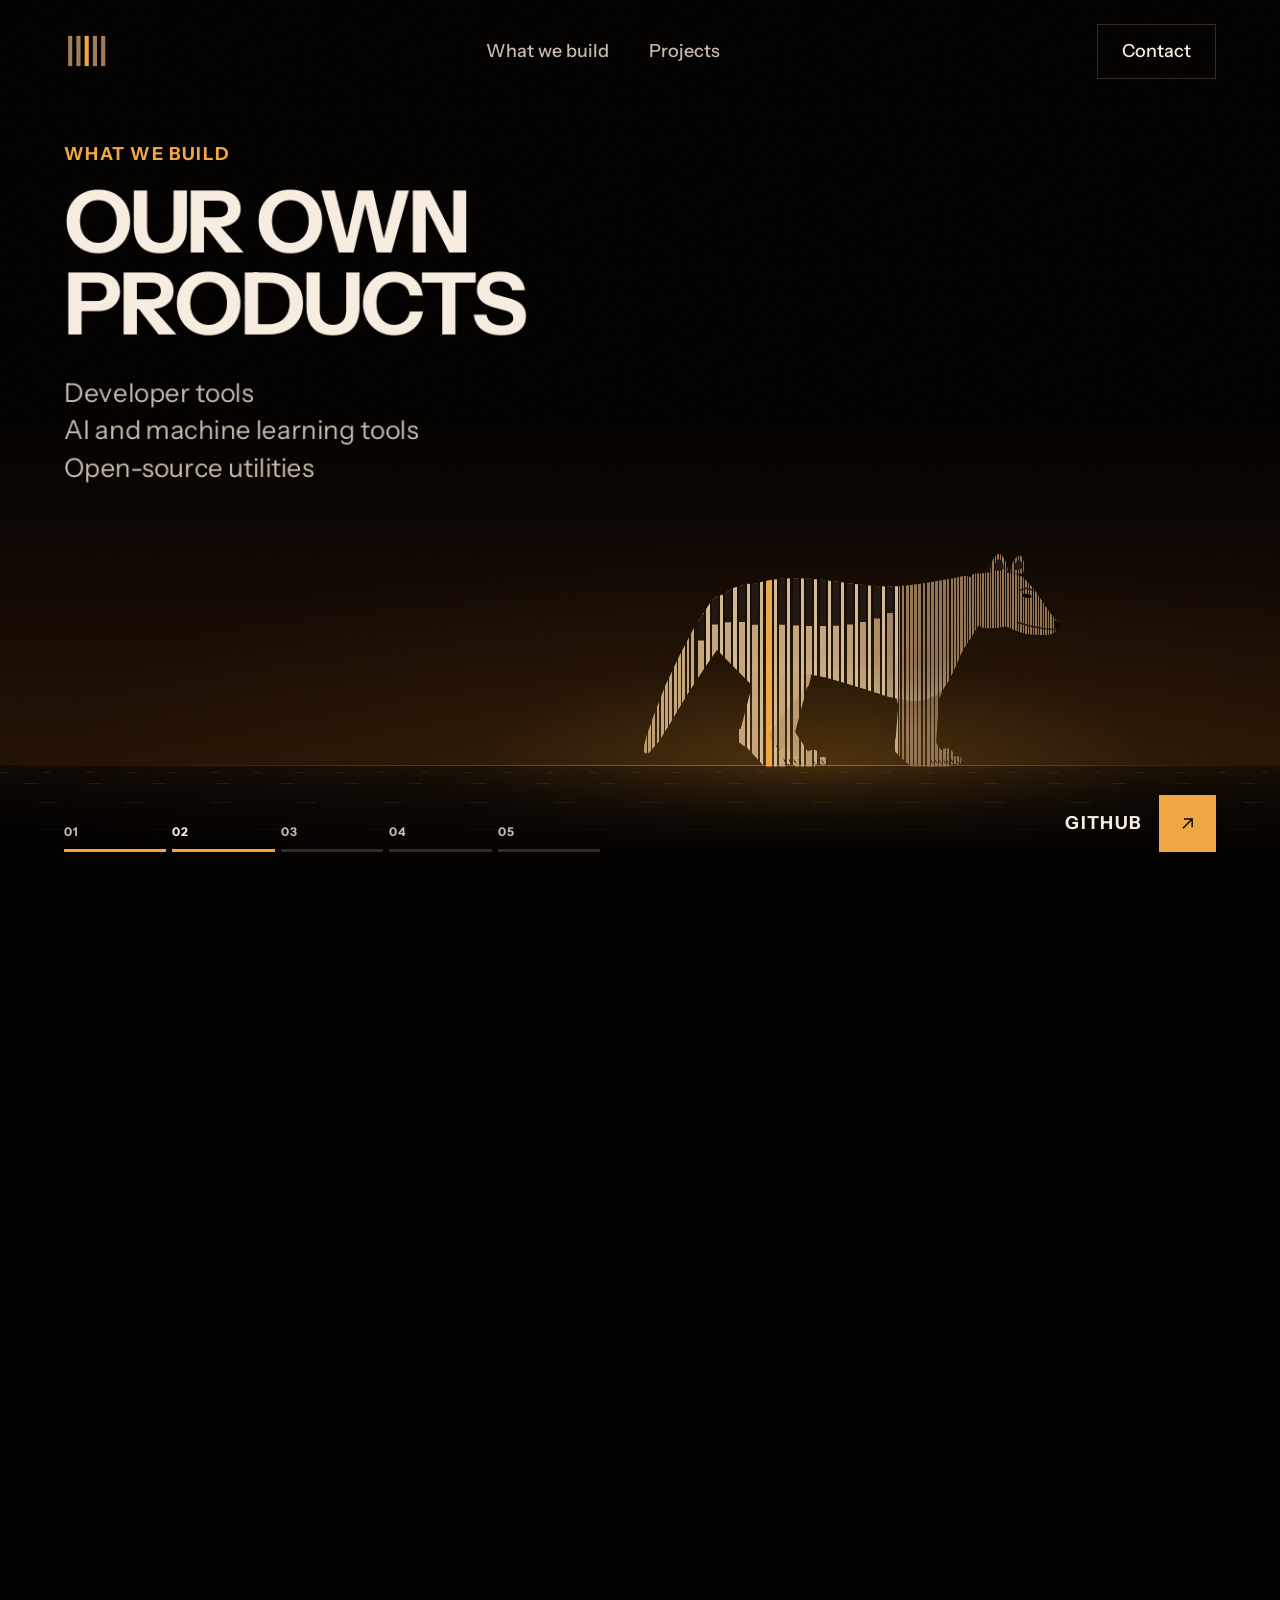
<file: index.html>
<!doctype html>
<html lang="en">
<head>
<meta charset="utf-8">
<meta name="viewport" content="width=device-width, initial-scale=1">
<title>Thylacine</title>
<meta name="description" content="Software products and bespoke digital solutions.">
<link rel="canonical" href="https://thylacinehq.github.io/thylacine/">
<meta property="og:site_name" content="Thylacine">
<meta property="og:type" content="website">
<meta property="og:title" content="Thylacine">
<meta property="og:description" content="Software products and bespoke digital solutions.">
<meta property="og:url" content="https://thylacinehq.github.io/thylacine/">
<meta property="og:image" content="https://thylacinehq.github.io/thylacine/og.png">
<meta property="og:image:width" content="1200">
<meta property="og:image:height" content="630">
<meta property="og:image:alt" content="Thylacine. Software products and bespoke digital solutions.">
<meta name="twitter:card" content="summary_large_image">
<meta name="color-scheme" content="dark">
<meta name="theme-color" content="#050302">
<link rel="icon" href="favicon.svg" type="image/svg+xml">
<link rel="preload" href="fonts/instrument-sans-latin-700-normal.woff2" as="font" type="font/woff2" crossorigin>
<link rel="stylesheet" href="style.css">
</head>
<body id="top">

<div class="hero stage">
  <header class="top">
    <a class="brand" href="#top" aria-label="Thylacine, top of page">
      <svg viewBox="0 0 32 32" aria-hidden="true">
        <rect class="m-dim" x="3" y="5" width="3" height="22"/>
        <rect class="m-dim" x="9" y="5" width="3" height="22"/>
        <rect class="m-lit" x="15" y="5" width="3" height="22"/>
        <rect class="m-dim" x="21" y="5" width="3" height="22"/>
        <rect class="m-dim" x="27" y="5" width="3" height="22"/>
      </svg>
    </a>
    <nav aria-label="Sections">
      <a href="#scene-build">What we build</a>
      <a href="#scene-projects">Projects</a>
    </nav>
    <a class="btn" href="#scene-contact">Contact</a>
  </header>

  <div class="copy scene">
    <p class="eyebrow">Thylacine</p>
    <h1>Software products and bespoke digital solutions.</h1>
  </div>

  <!-- thylacine:start -->
  <svg class="back" viewBox="-18 -84 194 90" aria-hidden="true">
    <line class="t-ground" x1="-18" y1="0.5" x2="176" y2="0.5"/>
    <defs><linearGradient id="still-coat" gradientUnits="userSpaceOnUse" x1="-14" y1="0" x2="172" y2="0"><stop offset="0" style="stop-color: color-mix(in oklch, var(--fur-hi) 0%, var(--fur))"/><stop offset="0.05" style="stop-color: color-mix(in oklch, var(--fur-hi) 0%, var(--fur))"/><stop offset="0.11" style="stop-color: color-mix(in oklch, var(--fur-hi) 0%, var(--fur))"/><stop offset="0.16" style="stop-color: color-mix(in oklch, var(--fur-hi) 43%, var(--fur))"/><stop offset="0.22" style="stop-color: color-mix(in oklch, var(--fur-hi) 100%, var(--fur))"/><stop offset="0.27" style="stop-color: color-mix(in oklch, var(--fur-hi) 100%, var(--fur))"/><stop offset="0.32" style="stop-color: color-mix(in oklch, var(--fur-hi) 100%, var(--fur))"/><stop offset="0.38" style="stop-color: color-mix(in oklch, var(--fur-hi) 100%, var(--fur))"/><stop offset="0.43" style="stop-color: color-mix(in oklch, var(--fur-hi) 100%, var(--fur))"/><stop offset="0.48" style="stop-color: color-mix(in oklch, var(--fur-hi) 100%, var(--fur))"/><stop offset="0.54" style="stop-color: color-mix(in oklch, var(--fur-hi) 100%, var(--fur))"/><stop offset="0.59" style="stop-color: color-mix(in oklch, var(--fur-hi) 62%, var(--fur))"/><stop offset="0.65" style="stop-color: color-mix(in oklch, var(--fur-hi) 23%, var(--fur))"/><stop offset="0.7" style="stop-color: color-mix(in oklch, var(--fur-hi) 0%, var(--fur))"/><stop offset="0.75" style="stop-color: color-mix(in oklch, var(--fur-hi) 0%, var(--fur))"/><stop offset="0.81" style="stop-color: color-mix(in oklch, var(--fur-hi) 0%, var(--fur))"/><stop offset="0.86" style="stop-color: color-mix(in oklch, var(--fur-hi) 0%, var(--fur))"/><stop offset="0.91" style="stop-color: color-mix(in oklch, var(--fur-hi) 0%, var(--fur))"/><stop offset="0.97" style="stop-color: color-mix(in oklch, var(--fur-hi) 0%, var(--fur))"/></linearGradient><linearGradient id="still-belly" gradientUnits="userSpaceOnUse" x1="0" y1="-36" x2="0" y2="-22"><stop offset="0" class="t-s-clear"/><stop offset="1" class="t-s-belly"/></linearGradient><clipPath id="still-cfar"><path d="M144 -65.3L143.81 -66.05L144.06 -67.05L144.4 -68L144.73 -68.82L145.15 -69.59L145.6 -70.2L146.09 -70.67L146.62 -70.98L147.1 -71L147.53 -70.62L147.91 -69.95L148.2 -69.2L148.4 -68.39L148.52 -67.51L148.5 -66.7L148.39 -65.97L148.14 -65.31L147.6 -64.9L146.45 -64.79L145 -64.91ZM108.36 -44.42L109.99 -47.73L112.75 -50.17L116.24 -51.37L119.92 -51.14L123.23 -49.51L125.67 -46.75L126.87 -43.26L126.64 -39.58L119.2 -22.41L118.06 -20.08L116.11 -18.36L113.65 -17.52L111.06 -17.68L108.73 -18.82L107.01 -20.77L106.16 -23.23L106.33 -25.82ZM106.25 -25.52L107.29 -27.91L109.15 -29.71L111.57 -30.67L114.17 -30.63L116.55 -29.59L118.36 -27.73L119.32 -25.31L119.27 -22.71L113.03 -5.31L112.38 -3.79L111.19 -2.65L109.66 -2.04L108.01 -2.07L106.49 -2.72L105.35 -3.91L104.74 -5.44L104.77 -7.09ZM105.76 -3.36L104.91 -4.78L104.68 -6.41L105.08 -8.02L106.06 -9.34L107.48 -10.19L109.11 -10.42L110.72 -10.02L112.04 -9.04L116.9 -2.17L117.55 -1.09L117.74 0.16L117.43 1.39L116.67 2.4L115.59 3.05L114.34 3.24L113.11 2.93L112.1 2.17ZM111.87 -6.6L111.13 -4.33L109.2 -2.92L106.8 -2.92L104.87 -4.33L104.13 -6.6L104.87 -8.87L106.8 -10.28L109.2 -10.28L111.13 -8.87ZM116.49 -2.46L116.16 -1.23L115.26 -0.33L114.03 0L112.8 -0.33L111.9 -1.23L111.58 -2.46L111.9 -3.69L112.8 -4.58L114.03 -4.91L115.26 -4.58L116.16 -3.69ZM119.18 -2.81L118.87 -1.64L118.01 -0.78L116.84 -0.47L115.67 -0.78L114.81 -1.64L114.5 -2.81L114.81 -3.98L115.67 -4.83L116.84 -5.15L118.01 -4.83L118.87 -3.98ZM121.58 -1.4L121.32 -0.61L120.65 -0.12L119.82 -0.12L119.14 -0.61L118.89 -1.4L119.14 -2.19L119.82 -2.68L120.65 -2.68L121.32 -2.19ZM120.12 -1.46L119.85 -0.64L119.15 -0.13L118.28 -0.13L117.58 -0.64L117.31 -1.46L117.58 -2.29L118.28 -2.8L119.15 -2.8L119.85 -2.29ZM118.65 -1.52L118.37 -0.66L117.64 -0.13L116.74 -0.13L116.01 -0.66L115.73 -1.52L116.01 -2.38L116.74 -2.91L117.64 -2.91L118.37 -2.38ZM117.13 -1.58L116.85 -0.72L116.12 -0.19L115.22 -0.19L114.49 -0.72L114.21 -1.58L114.49 -2.44L115.22 -2.97L116.12 -2.97L116.85 -2.44ZM45.67 -39.02L43.41 -43.58L43.06 -48.66L44.68 -53.49L48.02 -57.33L52.58 -59.59L57.66 -59.94L62.49 -58.32L66.33 -54.98L74.33 -35.64L75.65 -33L75.85 -30.06L74.91 -27.26L72.98 -25.04L70.33 -23.72L67.39 -23.52L64.6 -24.46L62.37 -26.39ZM60.82 -31.69L61.65 -34.52L63.51 -36.82L66.1 -38.23L69.03 -38.55L71.86 -37.71L74.16 -35.86L75.57 -33.27L75.88 -30.34L70.53 -10.04L70.09 -8.52L69.1 -7.29L67.71 -6.53L66.14 -6.37L64.62 -6.81L63.39 -7.8L62.63 -9.19L62.47 -10.76ZM63.29 -7.93L62.59 -9.35L62.48 -10.92L62.99 -12.42L64.03 -13.61L65.45 -14.31L67.02 -14.42L68.52 -13.91L69.71 -12.87L76.93 -1.87L77.45 -0.8L77.53 0.4L77.15 1.53L76.37 2.43L75.3 2.95L74.1 3.03L72.97 2.65L72.07 1.87ZM67.94 -9.8L67.32 -7.9L65.7 -6.72L63.7 -6.72L62.08 -7.9L61.46 -9.8L62.08 -11.7L63.7 -12.88L65.7 -12.88L67.32 -11.7ZM76.19 -30.02L75.52 -27.05L73.62 -24.67L70.87 -23.35L67.83 -23.35L65.09 -24.67L63.19 -27.05L62.51 -30.02L63.19 -32.98L65.09 -35.36L67.83 -36.69L70.87 -36.69L73.62 -35.36L75.52 -32.98ZM76.52 -2.49L76.19 -1.25L75.27 -0.33L74.02 0L72.78 -0.33L71.86 -1.25L71.53 -2.49L71.86 -3.74L72.78 -4.66L74.02 -4.99L75.27 -4.66L76.19 -3.74ZM79.25 -2.85L78.93 -1.66L78.06 -0.79L76.88 -0.48L75.69 -0.79L74.82 -1.66L74.5 -2.85L74.82 -4.04L75.69 -4.91L76.88 -5.23L78.06 -4.91L78.93 -4.04ZM81.69 -1.43L81.43 -0.62L80.74 -0.13L79.9 -0.13L79.22 -0.62L78.95 -1.43L79.22 -2.23L79.9 -2.72L80.74 -2.72L81.43 -2.23ZM80.2 -1.49L79.93 -0.65L79.22 -0.13L78.34 -0.13L77.62 -0.65L77.35 -1.49L77.62 -2.32L78.34 -2.84L79.22 -2.84L79.93 -2.32ZM78.72 -1.54L78.43 -0.67L77.69 -0.13L76.77 -0.13L76.03 -0.67L75.75 -1.54L76.03 -2.42L76.77 -2.96L77.69 -2.96L78.43 -2.42ZM77.17 -1.6L76.89 -0.73L76.15 -0.19L75.23 -0.19L74.49 -0.73L74.2 -1.6L74.49 -2.48L75.23 -3.02L76.15 -3.02L76.89 -2.48Z"/></clipPath><clipPath id="still-ccoat"><path d="M42.26 -55.34L43.9 -56.9L46.01 -57.72L48.28 -57.66L50.34 -56.74L51.9 -55.1L52.72 -52.99L52.66 -50.72L51.74 -48.66L45.33 -40.44L43.83 -39.02L41.9 -38.28L39.83 -38.33L37.94 -39.17L36.52 -40.67L35.78 -42.6L35.83 -44.67L36.67 -46.56ZM36.46 -46.23L37.84 -47.76L39.71 -48.64L41.78 -48.74L43.73 -48.04L45.26 -46.66L46.14 -44.79L46.24 -42.72L45.54 -40.77L39.63 -32.08L38.4 -30.72L36.74 -29.94L34.91 -29.85L33.18 -30.47L31.82 -31.7L31.04 -33.36L30.95 -35.19L31.57 -36.92ZM31.49 -36.78L32.68 -38.18L34.31 -39.02L36.14 -39.17L37.88 -38.61L39.28 -37.42L40.12 -35.79L40.27 -33.96L39.71 -32.22L34.1 -23.56L33.09 -22.37L31.7 -21.65L30.14 -21.53L28.66 -22L27.47 -23.01L26.75 -24.4L26.63 -25.96L27.1 -27.44ZM27.01 -27.26L27.95 -28.5L29.3 -29.28L30.85 -29.49L32.36 -29.09L33.6 -28.15L34.38 -26.8L34.59 -25.25L34.19 -23.74L29.07 -15.09L28.32 -14.1L27.24 -13.47L26 -13.31L24.79 -13.63L23.8 -14.38L23.17 -15.46L23.01 -16.7L23.33 -17.91ZM23.32 -17.88L24.06 -18.88L25.14 -19.52L26.38 -19.7L27.58 -19.38L28.58 -18.64L29.22 -17.56L29.4 -16.32L29.08 -15.12L24.67 -8L24.13 -7.29L23.36 -6.83L22.47 -6.7L21.6 -6.93L20.89 -7.47L20.43 -8.24L20.3 -9.13L20.53 -10ZM20.56 -10.07L21.13 -10.77L21.92 -11.2L22.81 -11.29L23.67 -11.04L24.37 -10.47L24.8 -9.68L24.89 -8.79L24.64 -7.93L21.75 -4.59L21.43 -4.2L20.99 -3.96L20.48 -3.91L19.99 -4.05L19.6 -4.37L19.36 -4.81L19.31 -5.32L19.45 -5.81ZM43 -52L43.51 -53.03L44.22 -54L45.06 -54.91L46.01 -55.78L47 -56.6L48.06 -57.38L49.21 -58.1L50.43 -58.78L51.7 -59.42L53 -60L54.32 -60.54L55.68 -61.02L57.08 -61.46L58.52 -61.86L60 -62.2L61.52 -62.5L63.08 -62.74L64.68 -62.94L66.32 -63.1L68 -63.2L69.74 -63.25L71.53 -63.24L73.35 -63.2L75.18 -63.11L77 -63L78.8 -62.85L80.6 -62.66L82.4 -62.45L84.2 -62.22L86 -62L87.82 -61.78L89.65 -61.53L91.47 -61.29L93.26 -61.08L95 -60.9L96.68 -60.76L98.32 -60.65L99.92 -60.56L101.48 -60.51L103 -60.5L104.46 -60.53L105.87 -60.61L107.25 -60.72L108.62 -60.85L110 -61L111.4 -61.16L112.8 -61.35L114.2 -61.56L115.6 -61.78L117 -62L118.42 -62.24L119.85 -62.49L121.27 -62.75L122.66 -63L124 -63.2L125.3 -63.46L126.57 -63.79L127.79 -64.05L128.94 -64.1L130 -63.8L130.98 -63.07L131.91 -62L132.74 -60.71L133.45 -59.34L134 -58L134.4 -56.66L134.66 -55.24L134.78 -53.79L134.76 -52.36L134.6 -51L134.25 -49.74L133.71 -48.55L133.04 -47.38L132.32 -46.21L131.6 -45L130.85 -43.75L130.02 -42.48L129.18 -41.19L128.35 -39.9L127.6 -38.6L126.94 -37.28L126.34 -35.93L125.77 -34.58L125.2 -33.26L124.6 -32L124.01 -30.79L123.44 -29.61L122.85 -28.48L122.18 -27.4L121.4 -26.4L120.47 -25.44L119.43 -24.52L118.31 -23.68L117.15 -22.96L116 -22.4L114.85 -22.03L113.69 -21.83L112.5 -21.75L111.27 -21.75L110 -21.8L108.66 -21.91L107.27 -22.1L105.85 -22.36L104.42 -22.67L103 -23L101.6 -23.38L100.2 -23.81L98.8 -24.27L97.4 -24.74L96 -25.2L94.6 -25.64L93.2 -26.09L91.8 -26.53L90.4 -26.97L89 -27.4L87.58 -27.83L86.15 -28.25L84.73 -28.67L83.34 -29.05L82 -29.4L80.74 -29.7L79.53 -29.98L78.35 -30.22L77.18 -30.42L76 -30.6L74.8 -30.74L73.6 -30.86L72.4 -30.94L71.2 -30.98L70 -31L68.8 -30.95L67.6 -30.83L66.4 -30.7L65.2 -30.6L64 -30.6L62.82 -30.68L61.65 -30.8L60.47 -30.99L59.26 -31.25L58 -31.6L56.63 -32.04L55.18 -32.57L53.7 -33.17L52.29 -33.85L51 -34.6L49.84 -35.42L48.76 -36.3L47.76 -37.26L46.84 -38.3L46 -39.4L45.22 -40.61L44.51 -41.94L43.89 -43.32L43.38 -44.69L43 -46L42.74 -47.26L42.59 -48.51L42.57 -49.73L42.7 -50.9ZM43.15 -40.27L41.56 -45.7L42.16 -51.33L44.87 -56.29L49.27 -59.85L54.7 -61.44L60.33 -60.84L65.29 -58.13L68.85 -53.73L72.81 -33L73.73 -29.86L73.39 -26.6L71.82 -23.72L69.26 -21.66L66.12 -20.74L62.86 -21.09L59.98 -22.66L57.93 -25.21ZM57.78 -32.7L59.73 -35.33L62.55 -37.02L65.79 -37.49L68.97 -36.69L71.6 -34.74L73.28 -31.93L73.76 -28.68L72.96 -25.51L60.57 -8.47L59.52 -7.06L58.01 -6.16L56.27 -5.91L54.57 -6.33L53.16 -7.38L52.26 -8.89L52.01 -10.63L52.43 -12.33ZM52.93 -7.66L52.15 -9.23L52.04 -10.98L52.6 -12.65L53.76 -13.97L55.33 -14.75L57.08 -14.86L58.75 -14.3L60.07 -13.14L67.19 -2.07L67.78 -0.88L67.87 0.44L67.45 1.7L66.57 2.69L65.38 3.28L64.06 3.37L62.8 2.95L61.81 2.07ZM58.3 -9.8L57.61 -7.68L55.81 -6.38L53.59 -6.38L51.79 -7.68L51.1 -9.8L51.79 -11.92L53.59 -13.22L55.81 -13.22L57.61 -11.92ZM73.97 -28.1L73.22 -24.81L71.11 -22.16L68.06 -20.69L64.68 -20.69L61.63 -22.16L59.52 -24.81L58.77 -28.1L59.52 -31.4L61.63 -34.05L64.68 -35.51L68.06 -35.51L71.11 -34.05L73.22 -31.4ZM66.74 -2.77L66.37 -1.39L65.36 -0.37L63.97 0L62.59 -0.37L61.57 -1.39L61.2 -2.77L61.57 -4.16L62.59 -5.17L63.97 -5.54L65.36 -5.17L66.37 -4.16ZM69.78 -3.17L69.43 -1.85L68.46 -0.88L67.14 -0.53L65.82 -0.88L64.85 -1.85L64.5 -3.17L64.85 -4.49L65.82 -5.45L67.14 -5.81L68.46 -5.45L69.43 -4.49ZM72.49 -1.58L72.2 -0.69L71.44 -0.14L70.5 -0.14L69.74 -0.69L69.45 -1.58L69.74 -2.48L70.5 -3.03L71.44 -3.03L72.2 -2.48ZM70.84 -1.65L70.53 -0.72L69.74 -0.14L68.76 -0.14L67.97 -0.72L67.67 -1.65L67.97 -2.58L68.76 -3.16L69.74 -3.16L70.53 -2.58ZM69.19 -1.72L68.87 -0.75L68.05 -0.15L67.03 -0.15L66.2 -0.75L65.89 -1.72L66.2 -2.69L67.03 -3.29L68.05 -3.29L68.87 -2.69ZM67.47 -1.78L67.15 -0.81L66.33 -0.21L65.31 -0.21L64.49 -0.81L64.17 -1.78L64.49 -2.75L65.31 -3.35L66.33 -3.35L67.15 -2.75ZM107.42 -44.93L109.3 -48.56L112.44 -51.2L116.34 -52.44L120.43 -52.08L124.06 -50.2L126.7 -47.06L127.94 -43.16L127.58 -39.07L119.45 -22.17L118.12 -19.61L115.91 -17.75L113.16 -16.88L110.28 -17.13L107.72 -18.46L105.86 -20.67L104.99 -23.42L105.24 -26.3ZM104.97 -23.6L105.29 -26.47L106.68 -29L108.93 -30.8L111.71 -31.61L114.58 -31.29L117.11 -29.9L118.91 -27.64L119.72 -24.87L118.58 -6.6L118.38 -4.78L117.5 -3.17L116.07 -2.03L114.3 -1.52L112.48 -1.72L110.87 -2.6L109.73 -4.03L109.22 -5.8ZM110.41 -3.05L109.47 -4.62L109.21 -6.44L109.65 -8.22L110.75 -9.69L112.32 -10.63L114.14 -10.89L115.92 -10.45L117.39 -9.35L122.17 -2.41L122.89 -1.21L123.1 0.18L122.75 1.54L121.91 2.67L120.71 3.39L119.32 3.6L117.96 3.25L116.83 2.41ZM117.3 -6.6L116.48 -4.07L114.33 -2.51L111.67 -2.51L109.52 -4.07L108.7 -6.6L109.52 -9.13L111.67 -10.69L114.33 -10.69L116.48 -9.13ZM121.71 -2.73L121.34 -1.37L120.34 -0.37L118.98 0L117.62 -0.37L116.62 -1.37L116.25 -2.73L116.62 -4.1L117.62 -5.09L118.98 -5.46L120.34 -5.09L121.34 -4.1ZM124.7 -3.12L124.35 -1.82L123.4 -0.87L122.1 -0.52L120.8 -0.87L119.85 -1.82L119.5 -3.12L119.85 -4.42L120.8 -5.37L122.1 -5.72L123.4 -5.37L124.35 -4.42ZM127.37 -1.56L127.08 -0.68L126.33 -0.14L125.41 -0.14L124.66 -0.68L124.38 -1.56L124.66 -2.44L125.41 -2.98L126.33 -2.98L127.08 -2.44ZM125.74 -1.63L125.44 -0.71L124.66 -0.14L123.7 -0.14L122.92 -0.71L122.62 -1.62L122.92 -2.54L123.7 -3.11L124.66 -3.11L125.44 -2.54ZM124.11 -1.69L123.8 -0.73L122.99 -0.14L121.99 -0.14L121.18 -0.73L120.86 -1.69L121.18 -2.65L121.99 -3.24L122.99 -3.24L123.8 -2.65ZM122.42 -1.76L122.11 -0.8L121.3 -0.21L120.3 -0.21L119.49 -0.8L119.17 -1.75L119.49 -2.71L120.3 -3.3L121.3 -3.3L122.11 -2.71ZM130.6 -64.2L131.34 -64.75L132.32 -64.92L133.39 -64.94L134.4 -65L135.27 -65.14L136.09 -65.26L136.97 -65.35L138 -65.4L139.27 -65.42L140.72 -65.41L142.18 -65.35L143.5 -65.2L144.65 -64.96L145.72 -64.65L146.7 -64.26L147.6 -63.8L148.39 -63.26L149.08 -62.64L149.73 -61.95L150.4 -61.2L151.09 -60.4L151.78 -59.54L152.47 -58.61L153.2 -57.6L153.99 -56.45L154.82 -55.18L155.65 -53.92L156.4 -52.8L157.08 -51.84L157.71 -50.97L158.29 -50.21L158.8 -49.6L159.25 -49.19L159.63 -48.96L159.95 -48.77L160.2 -48.5L160.39 -48.1L160.51 -47.64L160.55 -47.18L160.5 -46.8L160.4 -46.49L160.24 -46.22L159.94 -46.02L159.4 -45.9L158.53 -45.88L157.41 -45.94L156.18 -46.05L155 -46.2L153.87 -46.38L152.72 -46.6L151.59 -46.85L150.5 -47.1L149.42 -47.4L148.34 -47.73L147.34 -48.03L146.5 -48.2L145.91 -48.22L145.5 -48.13L145.12 -47.98L144.6 -47.8L143.9 -47.58L143.09 -47.3L142.24 -47.02L141.4 -46.8L140.57 -46.64L139.72 -46.52L138.87 -46.44L138 -46.4L137.1 -46.36L136.18 -46.34L135.26 -46.4L134.4 -46.6L133.57 -46.95L132.76 -47.43L132.02 -48.03L131.4 -48.8L130.91 -49.77L130.53 -50.91L130.23 -52.15L130 -53.4L129.84 -54.65L129.76 -55.94L129.75 -57.26L129.8 -58.6L129.86 -60.08L129.95 -61.68L130.17 -63.13ZM137.4 -65L136.96 -65.72L137.07 -66.78L137.3 -67.8L137.5 -68.67L137.8 -69.49L138.2 -70.2L138.71 -70.84L139.31 -71.37L139.9 -71.6L140.46 -71.41L141.01 -70.91L141.5 -70.3L141.91 -69.59L142.26 -68.76L142.5 -67.9L142.76 -66.96L142.91 -66L142.5 -65.3L140.99 -64.91L138.92 -64.79Z"/></clipPath><clipPath id="still-cbody"><path d="M43 -52L43.51 -53.03L44.22 -54L45.06 -54.91L46.01 -55.78L47 -56.6L48.06 -57.38L49.21 -58.1L50.43 -58.78L51.7 -59.42L53 -60L54.32 -60.54L55.68 -61.02L57.08 -61.46L58.52 -61.86L60 -62.2L61.52 -62.5L63.08 -62.74L64.68 -62.94L66.32 -63.1L68 -63.2L69.74 -63.25L71.53 -63.24L73.35 -63.2L75.18 -63.11L77 -63L78.8 -62.85L80.6 -62.66L82.4 -62.45L84.2 -62.22L86 -62L87.82 -61.78L89.65 -61.53L91.47 -61.29L93.26 -61.08L95 -60.9L96.68 -60.76L98.32 -60.65L99.92 -60.56L101.48 -60.51L103 -60.5L104.46 -60.53L105.87 -60.61L107.25 -60.72L108.62 -60.85L110 -61L111.4 -61.16L112.8 -61.35L114.2 -61.56L115.6 -61.78L117 -62L118.42 -62.24L119.85 -62.49L121.27 -62.75L122.66 -63L124 -63.2L125.3 -63.46L126.57 -63.79L127.79 -64.05L128.94 -64.1L130 -63.8L130.98 -63.07L131.91 -62L132.74 -60.71L133.45 -59.34L134 -58L134.4 -56.66L134.66 -55.24L134.78 -53.79L134.76 -52.36L134.6 -51L134.25 -49.74L133.71 -48.55L133.04 -47.38L132.32 -46.21L131.6 -45L130.85 -43.75L130.02 -42.48L129.18 -41.19L128.35 -39.9L127.6 -38.6L126.94 -37.28L126.34 -35.93L125.77 -34.58L125.2 -33.26L124.6 -32L124.01 -30.79L123.44 -29.61L122.85 -28.48L122.18 -27.4L121.4 -26.4L120.47 -25.44L119.43 -24.52L118.31 -23.68L117.15 -22.96L116 -22.4L114.85 -22.03L113.69 -21.83L112.5 -21.75L111.27 -21.75L110 -21.8L108.66 -21.91L107.27 -22.1L105.85 -22.36L104.42 -22.67L103 -23L101.6 -23.38L100.2 -23.81L98.8 -24.27L97.4 -24.74L96 -25.2L94.6 -25.64L93.2 -26.09L91.8 -26.53L90.4 -26.97L89 -27.4L87.58 -27.83L86.15 -28.25L84.73 -28.67L83.34 -29.05L82 -29.4L80.74 -29.7L79.53 -29.98L78.35 -30.22L77.18 -30.42L76 -30.6L74.8 -30.74L73.6 -30.86L72.4 -30.94L71.2 -30.98L70 -31L68.8 -30.95L67.6 -30.83L66.4 -30.7L65.2 -30.6L64 -30.6L62.82 -30.68L61.65 -30.8L60.47 -30.99L59.26 -31.25L58 -31.6L56.63 -32.04L55.18 -32.57L53.7 -33.17L52.29 -33.85L51 -34.6L49.84 -35.42L48.76 -36.3L47.76 -37.26L46.84 -38.3L46 -39.4L45.22 -40.61L44.51 -41.94L43.89 -43.32L43.38 -44.69L43 -46L42.74 -47.26L42.59 -48.51L42.57 -49.73L42.7 -50.9Z"/></clipPath><clipPath id="still-cjaw"><path d="M146.5 -48.2L147.52 -47.93L148.5 -47.64L149.48 -47.36L150.5 -47.1L151.61 -46.85L152.76 -46.61L153.91 -46.39L155 -46.2L156.09 -46.08L157.18 -46L158.13 -45.92L158.8 -45.8L159.12 -45.61L159.19 -45.37L159.06 -45.13L158.8 -44.9L158.44 -44.67L157.94 -44.44L157.27 -44.23L156.4 -44.1L155.23 -44.05L153.8 -44.05L152.32 -44.1L151 -44.2L149.89 -44.34L148.88 -44.52L147.93 -44.74L147 -45L146.08 -45.31L145.2 -45.67L144.37 -46.05L143.6 -46.4L142.85 -46.7L142.14 -46.99L141.55 -47.28L141.2 -47.6L141.09 -48.03L141.17 -48.54L141.46 -48.97L142 -49.2L142.88 -49.14L144.05 -48.87L145.32 -48.52Z"/></clipPath></defs><g clip-path="url(#still-cfar)"><path fill="url(#still-coat)" d="M-13.75 -84h0.96v84h-0.96ZM-12.3 -84h0.96v84h-0.96ZM-10.86 -84h0.96v84h-0.96ZM-9.41 -84h0.96v84h-0.96ZM-7.96 -84h0.96v84h-0.96ZM-6.51 -84h0.96v84h-0.96ZM-5.06 -84h0.96v84h-0.96ZM-3.61 -84h0.96v84h-0.96ZM-2.16 -84h0.96v84h-0.96ZM-0.71 -84h0.96v84h-0.96ZM0.74 -84h0.96v84h-0.96ZM2.19 -84h0.96v84h-0.96ZM3.63 -84h0.96v84h-0.96ZM5.08 -84h0.96v84h-0.96ZM6.53 -84h0.96v84h-0.96ZM7.98 -84h0.96v84h-0.96ZM9.43 -84h0.96v84h-0.96ZM10.88 -84h0.96v84h-0.96ZM12.33 -84h0.96v84h-0.96ZM13.78 -84h0.96v84h-0.96ZM15.23 -84h0.96v84h-0.96ZM16.67 -84h0.96v84h-0.96ZM18.12 -84h0.96v84h-0.96ZM19.57 -84h0.96v84h-0.96ZM21.02 -84h0.96v84h-0.96ZM22.47 -84h0.96v84h-0.96ZM23.92 -84h0.96v84h-0.96ZM25.37 -84h0.96v84h-0.96ZM26.82 -84h0.96v84h-0.96ZM28.27 -84h0.96v84h-0.96ZM29.72 -84h0.96v84h-0.96ZM31.16 -84h0.96v84h-0.96ZM32.61 -84h0.96v84h-0.96ZM34.06 -84h0.96v84h-0.96ZM35.51 -84h0.96v84h-0.96ZM37.99 -84h2.01v84h-2.01ZM42.57 -84h2.01v84h-2.01ZM47.14 -84h2.01v84h-2.01ZM51.71 -84h2.01v84h-2.01ZM56.28 -84h2.01v84h-2.01ZM65.42 -84h2.01v84h-2.01ZM69.99 -84h2.01v84h-2.01ZM74.57 -84h2.01v84h-2.01ZM79.14 -84h2.01v84h-2.01ZM83.71 -84h2.01v84h-2.01ZM88.28 -84h2.01v84h-2.01ZM92.85 -84h2.01v84h-2.01ZM97.42 -84h2.01v84h-2.01ZM101.99 -84h2.01v84h-2.01ZM105.53 -84h0.94v84h-0.94ZM106.95 -84h0.94v84h-0.94ZM108.37 -84h0.94v84h-0.94ZM109.79 -84h0.94v84h-0.94ZM111.2 -84h0.94v84h-0.94ZM112.62 -84h0.94v84h-0.94ZM114.04 -84h0.94v84h-0.94ZM115.46 -84h0.94v84h-0.94ZM116.88 -84h0.94v84h-0.94ZM118.31 -84h0.92v84h-0.92ZM119.69 -84h0.88v84h-0.88ZM121.01 -84h0.84v84h-0.84ZM122.28 -84h0.81v84h-0.81ZM123.5 -84h0.78v84h-0.78ZM124.68 -84h0.75v84h-0.75ZM125.8 -84h0.72v84h-0.72ZM126.88 -84h0.69v84h-0.69ZM127.92 -84h0.66v84h-0.66ZM128.92 -84h0.64v84h-0.64ZM129.87 -84h0.61v84h-0.61ZM130.79 -84h0.59v84h-0.59ZM131.67 -84h0.56v84h-0.56ZM132.53 -84h0.56v84h-0.56ZM133.38 -84h0.56v84h-0.56ZM134.23 -84h0.56v84h-0.56ZM135.08 -84h0.56v84h-0.56ZM135.93 -84h0.56v84h-0.56ZM136.78 -84h0.56v84h-0.56ZM137.64 -84h0.56v84h-0.56ZM138.49 -84h0.56v84h-0.56ZM139.34 -84h0.56v84h-0.56ZM140.19 -84h0.56v84h-0.56ZM141.04 -84h0.56v84h-0.56ZM141.89 -84h0.56v84h-0.56ZM142.75 -84h0.56v84h-0.56ZM143.6 -84h0.56v84h-0.56ZM144.45 -84h0.56v84h-0.56ZM145.3 -84h0.56v84h-0.56ZM146.15 -84h0.56v84h-0.56ZM147 -84h0.56v84h-0.56ZM147.86 -84h0.56v84h-0.56ZM148.71 -84h0.56v84h-0.56ZM149.56 -84h0.56v84h-0.56ZM150.41 -84h0.56v84h-0.56ZM151.26 -84h0.56v84h-0.56ZM152.11 -84h0.56v84h-0.56ZM152.97 -84h0.56v84h-0.56ZM153.82 -84h0.56v84h-0.56ZM154.67 -84h0.56v84h-0.56ZM155.52 -84h0.56v84h-0.56ZM156.37 -84h0.56v84h-0.56ZM157.22 -84h0.56v84h-0.56ZM158.08 -84h0.56v84h-0.56ZM158.93 -84h0.56v84h-0.56ZM159.78 -84h0.56v84h-0.56ZM160.63 -84h0.56v84h-0.56ZM161.48 -84h0.56v84h-0.56ZM162.33 -84h0.56v84h-0.56ZM163.19 -84h0.56v84h-0.56ZM164.04 -84h0.56v84h-0.56ZM164.89 -84h0.56v84h-0.56ZM165.74 -84h0.56v84h-0.56ZM166.59 -84h0.56v84h-0.56ZM167.44 -84h0.56v84h-0.56ZM168.3 -84h0.56v84h-0.56ZM169.15 -84h0.56v84h-0.56ZM170 -84h0.56v84h-0.56ZM170.85 -84h0.56v84h-0.56ZM171.7 -84h0.56v84h-0.56Z"/><path class="t-light" d="M40.74 -84h1.1v84h-1.1ZM45.31 -84h1.1v84h-1.1ZM49.88 -84h1.1v84h-1.1ZM54.45 -84h1.1v84h-1.1ZM59.02 -84h1.1v84h-1.1ZM63.59 -84h1.1v84h-1.1ZM68.17 -84h1.1v84h-1.1ZM72.74 -84h1.1v84h-1.1ZM77.31 -84h1.1v84h-1.1ZM81.88 -84h1.1v84h-1.1ZM86.45 -84h1.1v84h-1.1ZM91.02 -84h1.1v84h-1.1ZM95.59 -84h1.1v84h-1.1ZM100.17 -84h1.1v84h-1.1ZM104.74 -84h1.1v84h-1.1Z"/><path class="t-amber" d="M60.85 -84h2.01v84h-2.01Z"/><path class="t-shade" opacity="0.1" d="M-13.75 -84h0.96v84h-0.96ZM-12.3 -84h0.96v84h-0.96ZM-10.86 -84h0.96v84h-0.96ZM-9.41 -84h0.96v84h-0.96ZM-7.96 -84h0.96v84h-0.96ZM-6.51 -84h0.96v84h-0.96ZM-5.06 -84h0.96v84h-0.96ZM-3.61 -84h0.96v84h-0.96ZM-2.16 -84h0.96v84h-0.96ZM-0.71 -84h0.96v84h-0.96ZM0.74 -84h0.96v84h-0.96ZM2.19 -84h0.96v84h-0.96ZM3.63 -84h0.96v84h-0.96ZM5.08 -84h0.96v84h-0.96ZM6.53 -84h0.96v84h-0.96ZM7.98 -84h0.96v84h-0.96ZM9.43 -84h0.96v84h-0.96ZM10.88 -84h0.96v84h-0.96ZM12.33 -84h0.96v84h-0.96ZM13.78 -84h0.96v84h-0.96ZM15.23 -84h0.96v84h-0.96ZM16.67 -84h0.96v84h-0.96ZM18.12 -84h0.96v84h-0.96ZM19.57 -84h0.96v84h-0.96ZM21.02 -84h0.96v84h-0.96ZM22.47 -84h0.96v84h-0.96ZM23.92 -84h0.96v84h-0.96ZM25.37 -84h0.96v84h-0.96ZM26.82 -84h0.96v84h-0.96ZM28.27 -84h0.96v84h-0.96ZM29.72 -84h0.96v84h-0.96ZM31.16 -84h0.96v84h-0.96ZM32.61 -84h0.96v84h-0.96ZM34.06 -84h0.96v84h-0.96ZM35.51 -84h0.96v84h-0.96ZM37.99 -84h2.01v84h-2.01ZM40.74 -84h1.1v84h-1.1ZM42.57 -84h2.01v84h-2.01ZM45.31 -84h1.1v84h-1.1ZM47.14 -84h2.01v84h-2.01ZM49.88 -84h1.1v84h-1.1ZM51.71 -84h2.01v84h-2.01ZM54.45 -84h1.1v84h-1.1ZM56.28 -84h2.01v84h-2.01ZM59.02 -84h1.1v84h-1.1ZM60.85 -84h2.01v84h-2.01ZM63.59 -84h1.1v84h-1.1ZM65.42 -84h2.01v84h-2.01ZM68.17 -84h1.1v84h-1.1ZM69.99 -84h2.01v84h-2.01ZM72.74 -84h1.1v84h-1.1ZM74.57 -84h2.01v84h-2.01ZM77.31 -84h1.1v84h-1.1ZM79.14 -84h2.01v84h-2.01ZM81.88 -84h1.1v84h-1.1ZM83.71 -84h2.01v84h-2.01ZM86.45 -84h1.1v84h-1.1ZM88.28 -84h2.01v84h-2.01ZM91.02 -84h1.1v84h-1.1ZM92.85 -84h2.01v84h-2.01ZM95.59 -84h1.1v84h-1.1ZM97.42 -84h2.01v84h-2.01ZM100.17 -84h1.1v84h-1.1ZM101.99 -84h2.01v84h-2.01ZM104.74 -84h1.1v84h-1.1ZM105.53 -84h0.94v84h-0.94ZM106.95 -84h0.94v84h-0.94ZM108.37 -84h0.94v84h-0.94ZM109.79 -84h0.94v84h-0.94ZM111.2 -84h0.94v84h-0.94ZM112.62 -84h0.94v84h-0.94ZM114.04 -84h0.94v84h-0.94ZM115.46 -84h0.94v84h-0.94ZM116.88 -84h0.94v84h-0.94ZM118.31 -84h0.92v84h-0.92ZM119.69 -84h0.88v84h-0.88ZM121.01 -84h0.84v84h-0.84ZM122.28 -84h0.81v84h-0.81ZM123.5 -84h0.78v84h-0.78ZM124.68 -84h0.75v84h-0.75ZM125.8 -84h0.72v84h-0.72ZM126.88 -84h0.69v84h-0.69ZM127.92 -84h0.66v84h-0.66ZM128.92 -84h0.64v84h-0.64ZM129.87 -84h0.61v84h-0.61ZM130.79 -84h0.59v84h-0.59ZM131.67 -84h0.56v84h-0.56ZM132.53 -84h0.56v84h-0.56ZM133.38 -84h0.56v84h-0.56ZM134.23 -84h0.56v84h-0.56ZM135.08 -84h0.56v84h-0.56ZM135.93 -84h0.56v84h-0.56ZM136.78 -84h0.56v84h-0.56ZM137.64 -84h0.56v84h-0.56ZM138.49 -84h0.56v84h-0.56ZM139.34 -84h0.56v84h-0.56ZM140.19 -84h0.56v84h-0.56ZM141.04 -84h0.56v84h-0.56ZM141.89 -84h0.56v84h-0.56ZM142.75 -84h0.56v84h-0.56ZM143.6 -84h0.56v84h-0.56ZM144.45 -84h0.56v84h-0.56ZM145.3 -84h0.56v84h-0.56ZM146.15 -84h0.56v84h-0.56ZM147 -84h0.56v84h-0.56ZM147.86 -84h0.56v84h-0.56ZM148.71 -84h0.56v84h-0.56ZM149.56 -84h0.56v84h-0.56ZM150.41 -84h0.56v84h-0.56ZM151.26 -84h0.56v84h-0.56ZM152.11 -84h0.56v84h-0.56ZM152.97 -84h0.56v84h-0.56ZM153.82 -84h0.56v84h-0.56ZM154.67 -84h0.56v84h-0.56ZM155.52 -84h0.56v84h-0.56ZM156.37 -84h0.56v84h-0.56ZM157.22 -84h0.56v84h-0.56ZM158.08 -84h0.56v84h-0.56ZM158.93 -84h0.56v84h-0.56ZM159.78 -84h0.56v84h-0.56ZM160.63 -84h0.56v84h-0.56ZM161.48 -84h0.56v84h-0.56ZM162.33 -84h0.56v84h-0.56ZM163.19 -84h0.56v84h-0.56ZM164.04 -84h0.56v84h-0.56ZM164.89 -84h0.56v84h-0.56ZM165.74 -84h0.56v84h-0.56ZM166.59 -84h0.56v84h-0.56ZM167.44 -84h0.56v84h-0.56ZM168.3 -84h0.56v84h-0.56ZM169.15 -84h0.56v84h-0.56ZM170 -84h0.56v84h-0.56ZM170.85 -84h0.56v84h-0.56ZM171.7 -84h0.56v84h-0.56Z"/></g><g transform="rotate(0 143.6 -49.4)"><path clip-path="url(#still-cjaw)" fill="url(#still-coat)" d="M-13.75 -84h0.96v84h-0.96ZM-12.3 -84h0.96v84h-0.96ZM-10.86 -84h0.96v84h-0.96ZM-9.41 -84h0.96v84h-0.96ZM-7.96 -84h0.96v84h-0.96ZM-6.51 -84h0.96v84h-0.96ZM-5.06 -84h0.96v84h-0.96ZM-3.61 -84h0.96v84h-0.96ZM-2.16 -84h0.96v84h-0.96ZM-0.71 -84h0.96v84h-0.96ZM0.74 -84h0.96v84h-0.96ZM2.19 -84h0.96v84h-0.96ZM3.63 -84h0.96v84h-0.96ZM5.08 -84h0.96v84h-0.96ZM6.53 -84h0.96v84h-0.96ZM7.98 -84h0.96v84h-0.96ZM9.43 -84h0.96v84h-0.96ZM10.88 -84h0.96v84h-0.96ZM12.33 -84h0.96v84h-0.96ZM13.78 -84h0.96v84h-0.96ZM15.23 -84h0.96v84h-0.96ZM16.67 -84h0.96v84h-0.96ZM18.12 -84h0.96v84h-0.96ZM19.57 -84h0.96v84h-0.96ZM21.02 -84h0.96v84h-0.96ZM22.47 -84h0.96v84h-0.96ZM23.92 -84h0.96v84h-0.96ZM25.37 -84h0.96v84h-0.96ZM26.82 -84h0.96v84h-0.96ZM28.27 -84h0.96v84h-0.96ZM29.72 -84h0.96v84h-0.96ZM31.16 -84h0.96v84h-0.96ZM32.61 -84h0.96v84h-0.96ZM34.06 -84h0.96v84h-0.96ZM35.51 -84h0.96v84h-0.96ZM37.99 -84h2.01v84h-2.01ZM42.57 -84h2.01v84h-2.01ZM47.14 -84h2.01v84h-2.01ZM51.71 -84h2.01v84h-2.01ZM56.28 -84h2.01v84h-2.01ZM65.42 -84h2.01v84h-2.01ZM69.99 -84h2.01v84h-2.01ZM74.57 -84h2.01v84h-2.01ZM79.14 -84h2.01v84h-2.01ZM83.71 -84h2.01v84h-2.01ZM88.28 -84h2.01v84h-2.01ZM92.85 -84h2.01v84h-2.01ZM97.42 -84h2.01v84h-2.01ZM101.99 -84h2.01v84h-2.01ZM105.53 -84h0.94v84h-0.94ZM106.95 -84h0.94v84h-0.94ZM108.37 -84h0.94v84h-0.94ZM109.79 -84h0.94v84h-0.94ZM111.2 -84h0.94v84h-0.94ZM112.62 -84h0.94v84h-0.94ZM114.04 -84h0.94v84h-0.94ZM115.46 -84h0.94v84h-0.94ZM116.88 -84h0.94v84h-0.94ZM118.31 -84h0.92v84h-0.92ZM119.69 -84h0.88v84h-0.88ZM121.01 -84h0.84v84h-0.84ZM122.28 -84h0.81v84h-0.81ZM123.5 -84h0.78v84h-0.78ZM124.68 -84h0.75v84h-0.75ZM125.8 -84h0.72v84h-0.72ZM126.88 -84h0.69v84h-0.69ZM127.92 -84h0.66v84h-0.66ZM128.92 -84h0.64v84h-0.64ZM129.87 -84h0.61v84h-0.61ZM130.79 -84h0.59v84h-0.59ZM131.67 -84h0.56v84h-0.56ZM132.53 -84h0.56v84h-0.56ZM133.38 -84h0.56v84h-0.56ZM134.23 -84h0.56v84h-0.56ZM135.08 -84h0.56v84h-0.56ZM135.93 -84h0.56v84h-0.56ZM136.78 -84h0.56v84h-0.56ZM137.64 -84h0.56v84h-0.56ZM138.49 -84h0.56v84h-0.56ZM139.34 -84h0.56v84h-0.56ZM140.19 -84h0.56v84h-0.56ZM141.04 -84h0.56v84h-0.56ZM141.89 -84h0.56v84h-0.56ZM142.75 -84h0.56v84h-0.56ZM143.6 -84h0.56v84h-0.56ZM144.45 -84h0.56v84h-0.56ZM145.3 -84h0.56v84h-0.56ZM146.15 -84h0.56v84h-0.56ZM147 -84h0.56v84h-0.56ZM147.86 -84h0.56v84h-0.56ZM148.71 -84h0.56v84h-0.56ZM149.56 -84h0.56v84h-0.56ZM150.41 -84h0.56v84h-0.56ZM151.26 -84h0.56v84h-0.56ZM152.11 -84h0.56v84h-0.56ZM152.97 -84h0.56v84h-0.56ZM153.82 -84h0.56v84h-0.56ZM154.67 -84h0.56v84h-0.56ZM155.52 -84h0.56v84h-0.56ZM156.37 -84h0.56v84h-0.56ZM157.22 -84h0.56v84h-0.56ZM158.08 -84h0.56v84h-0.56ZM158.93 -84h0.56v84h-0.56ZM159.78 -84h0.56v84h-0.56ZM160.63 -84h0.56v84h-0.56ZM161.48 -84h0.56v84h-0.56ZM162.33 -84h0.56v84h-0.56ZM163.19 -84h0.56v84h-0.56ZM164.04 -84h0.56v84h-0.56ZM164.89 -84h0.56v84h-0.56ZM165.74 -84h0.56v84h-0.56ZM166.59 -84h0.56v84h-0.56ZM167.44 -84h0.56v84h-0.56ZM168.3 -84h0.56v84h-0.56ZM169.15 -84h0.56v84h-0.56ZM170 -84h0.56v84h-0.56ZM170.85 -84h0.56v84h-0.56ZM171.7 -84h0.56v84h-0.56Z"/></g><g clip-path="url(#still-ccoat)"><path fill="url(#still-coat)" d="M-13.75 -84h0.96v84h-0.96ZM-12.3 -84h0.96v84h-0.96ZM-10.86 -84h0.96v84h-0.96ZM-9.41 -84h0.96v84h-0.96ZM-7.96 -84h0.96v84h-0.96ZM-6.51 -84h0.96v84h-0.96ZM-5.06 -84h0.96v84h-0.96ZM-3.61 -84h0.96v84h-0.96ZM-2.16 -84h0.96v84h-0.96ZM-0.71 -84h0.96v84h-0.96ZM0.74 -84h0.96v84h-0.96ZM2.19 -84h0.96v84h-0.96ZM3.63 -84h0.96v84h-0.96ZM5.08 -84h0.96v84h-0.96ZM6.53 -84h0.96v84h-0.96ZM7.98 -84h0.96v84h-0.96ZM9.43 -84h0.96v84h-0.96ZM10.88 -84h0.96v84h-0.96ZM12.33 -84h0.96v84h-0.96ZM13.78 -84h0.96v84h-0.96ZM15.23 -84h0.96v84h-0.96ZM16.67 -84h0.96v84h-0.96ZM18.12 -84h0.96v84h-0.96ZM19.57 -84h0.96v84h-0.96ZM21.02 -84h0.96v84h-0.96ZM22.47 -84h0.96v84h-0.96ZM23.92 -84h0.96v84h-0.96ZM25.37 -84h0.96v84h-0.96ZM26.82 -84h0.96v84h-0.96ZM28.27 -84h0.96v84h-0.96ZM29.72 -84h0.96v84h-0.96ZM31.16 -84h0.96v84h-0.96ZM32.61 -84h0.96v84h-0.96ZM34.06 -84h0.96v84h-0.96ZM35.51 -84h0.96v84h-0.96ZM37.99 -84h2.01v84h-2.01ZM42.57 -84h2.01v84h-2.01ZM47.14 -84h2.01v84h-2.01ZM51.71 -84h2.01v84h-2.01ZM56.28 -84h2.01v84h-2.01ZM65.42 -84h2.01v84h-2.01ZM69.99 -84h2.01v84h-2.01ZM74.57 -84h2.01v84h-2.01ZM79.14 -84h2.01v84h-2.01ZM83.71 -84h2.01v84h-2.01ZM88.28 -84h2.01v84h-2.01ZM92.85 -84h2.01v84h-2.01ZM97.42 -84h2.01v84h-2.01ZM101.99 -84h2.01v84h-2.01ZM105.53 -84h0.94v84h-0.94ZM106.95 -84h0.94v84h-0.94ZM108.37 -84h0.94v84h-0.94ZM109.79 -84h0.94v84h-0.94ZM111.2 -84h0.94v84h-0.94ZM112.62 -84h0.94v84h-0.94ZM114.04 -84h0.94v84h-0.94ZM115.46 -84h0.94v84h-0.94ZM116.88 -84h0.94v84h-0.94ZM118.31 -84h0.92v84h-0.92ZM119.69 -84h0.88v84h-0.88ZM121.01 -84h0.84v84h-0.84ZM122.28 -84h0.81v84h-0.81ZM123.5 -84h0.78v84h-0.78ZM124.68 -84h0.75v84h-0.75ZM125.8 -84h0.72v84h-0.72ZM126.88 -84h0.69v84h-0.69ZM127.92 -84h0.66v84h-0.66ZM128.92 -84h0.64v84h-0.64ZM129.87 -84h0.61v84h-0.61ZM130.79 -84h0.59v84h-0.59ZM131.67 -84h0.56v84h-0.56ZM132.53 -84h0.56v84h-0.56ZM133.38 -84h0.56v84h-0.56ZM134.23 -84h0.56v84h-0.56ZM135.08 -84h0.56v84h-0.56ZM135.93 -84h0.56v84h-0.56ZM136.78 -84h0.56v84h-0.56ZM137.64 -84h0.56v84h-0.56ZM138.49 -84h0.56v84h-0.56ZM139.34 -84h0.56v84h-0.56ZM140.19 -84h0.56v84h-0.56ZM141.04 -84h0.56v84h-0.56ZM141.89 -84h0.56v84h-0.56ZM142.75 -84h0.56v84h-0.56ZM143.6 -84h0.56v84h-0.56ZM144.45 -84h0.56v84h-0.56ZM145.3 -84h0.56v84h-0.56ZM146.15 -84h0.56v84h-0.56ZM147 -84h0.56v84h-0.56ZM147.86 -84h0.56v84h-0.56ZM148.71 -84h0.56v84h-0.56ZM149.56 -84h0.56v84h-0.56ZM150.41 -84h0.56v84h-0.56ZM151.26 -84h0.56v84h-0.56ZM152.11 -84h0.56v84h-0.56ZM152.97 -84h0.56v84h-0.56ZM153.82 -84h0.56v84h-0.56ZM154.67 -84h0.56v84h-0.56ZM155.52 -84h0.56v84h-0.56ZM156.37 -84h0.56v84h-0.56ZM157.22 -84h0.56v84h-0.56ZM158.08 -84h0.56v84h-0.56ZM158.93 -84h0.56v84h-0.56ZM159.78 -84h0.56v84h-0.56ZM160.63 -84h0.56v84h-0.56ZM161.48 -84h0.56v84h-0.56ZM162.33 -84h0.56v84h-0.56ZM163.19 -84h0.56v84h-0.56ZM164.04 -84h0.56v84h-0.56ZM164.89 -84h0.56v84h-0.56ZM165.74 -84h0.56v84h-0.56ZM166.59 -84h0.56v84h-0.56ZM167.44 -84h0.56v84h-0.56ZM168.3 -84h0.56v84h-0.56ZM169.15 -84h0.56v84h-0.56ZM170 -84h0.56v84h-0.56ZM170.85 -84h0.56v84h-0.56ZM171.7 -84h0.56v84h-0.56Z"/><path class="t-light" d="M40.74 -84h1.1v84h-1.1ZM45.31 -84h1.1v84h-1.1ZM49.88 -84h1.1v84h-1.1ZM54.45 -84h1.1v84h-1.1ZM59.02 -84h1.1v84h-1.1ZM63.59 -84h1.1v84h-1.1ZM68.17 -84h1.1v84h-1.1ZM72.74 -84h1.1v84h-1.1ZM77.31 -84h1.1v84h-1.1ZM81.88 -84h1.1v84h-1.1ZM86.45 -84h1.1v84h-1.1ZM91.02 -84h1.1v84h-1.1ZM95.59 -84h1.1v84h-1.1ZM100.17 -84h1.1v84h-1.1ZM104.74 -84h1.1v84h-1.1Z"/><path class="t-amber" d="M60.85 -84h2.01v84h-2.01Z"/><path clip-path="url(#still-cbody)" fill="url(#still-belly)" opacity="0.55" d="M-13.75 -84h0.96v84h-0.96ZM-12.3 -84h0.96v84h-0.96ZM-10.86 -84h0.96v84h-0.96ZM-9.41 -84h0.96v84h-0.96ZM-7.96 -84h0.96v84h-0.96ZM-6.51 -84h0.96v84h-0.96ZM-5.06 -84h0.96v84h-0.96ZM-3.61 -84h0.96v84h-0.96ZM-2.16 -84h0.96v84h-0.96ZM-0.71 -84h0.96v84h-0.96ZM0.74 -84h0.96v84h-0.96ZM2.19 -84h0.96v84h-0.96ZM3.63 -84h0.96v84h-0.96ZM5.08 -84h0.96v84h-0.96ZM6.53 -84h0.96v84h-0.96ZM7.98 -84h0.96v84h-0.96ZM9.43 -84h0.96v84h-0.96ZM10.88 -84h0.96v84h-0.96ZM12.33 -84h0.96v84h-0.96ZM13.78 -84h0.96v84h-0.96ZM15.23 -84h0.96v84h-0.96ZM16.67 -84h0.96v84h-0.96ZM18.12 -84h0.96v84h-0.96ZM19.57 -84h0.96v84h-0.96ZM21.02 -84h0.96v84h-0.96ZM22.47 -84h0.96v84h-0.96ZM23.92 -84h0.96v84h-0.96ZM25.37 -84h0.96v84h-0.96ZM26.82 -84h0.96v84h-0.96ZM28.27 -84h0.96v84h-0.96ZM29.72 -84h0.96v84h-0.96ZM31.16 -84h0.96v84h-0.96ZM32.61 -84h0.96v84h-0.96ZM34.06 -84h0.96v84h-0.96ZM35.51 -84h0.96v84h-0.96ZM37.99 -84h2.01v84h-2.01ZM40.74 -84h1.1v84h-1.1ZM42.57 -84h2.01v84h-2.01ZM45.31 -84h1.1v84h-1.1ZM47.14 -84h2.01v84h-2.01ZM49.88 -84h1.1v84h-1.1ZM51.71 -84h2.01v84h-2.01ZM54.45 -84h1.1v84h-1.1ZM56.28 -84h2.01v84h-2.01ZM59.02 -84h1.1v84h-1.1ZM63.59 -84h1.1v84h-1.1ZM65.42 -84h2.01v84h-2.01ZM68.17 -84h1.1v84h-1.1ZM69.99 -84h2.01v84h-2.01ZM72.74 -84h1.1v84h-1.1ZM74.57 -84h2.01v84h-2.01ZM77.31 -84h1.1v84h-1.1ZM79.14 -84h2.01v84h-2.01ZM81.88 -84h1.1v84h-1.1ZM83.71 -84h2.01v84h-2.01ZM86.45 -84h1.1v84h-1.1ZM88.28 -84h2.01v84h-2.01ZM91.02 -84h1.1v84h-1.1ZM92.85 -84h2.01v84h-2.01ZM95.59 -84h1.1v84h-1.1ZM97.42 -84h2.01v84h-2.01ZM100.17 -84h1.1v84h-1.1ZM101.99 -84h2.01v84h-2.01ZM104.74 -84h1.1v84h-1.1ZM105.53 -84h0.94v84h-0.94ZM106.95 -84h0.94v84h-0.94ZM108.37 -84h0.94v84h-0.94ZM109.79 -84h0.94v84h-0.94ZM111.2 -84h0.94v84h-0.94ZM112.62 -84h0.94v84h-0.94ZM114.04 -84h0.94v84h-0.94ZM115.46 -84h0.94v84h-0.94ZM116.88 -84h0.94v84h-0.94ZM118.31 -84h0.92v84h-0.92ZM119.69 -84h0.88v84h-0.88ZM121.01 -84h0.84v84h-0.84ZM122.28 -84h0.81v84h-0.81ZM123.5 -84h0.78v84h-0.78ZM124.68 -84h0.75v84h-0.75ZM125.8 -84h0.72v84h-0.72ZM126.88 -84h0.69v84h-0.69ZM127.92 -84h0.66v84h-0.66ZM128.92 -84h0.64v84h-0.64ZM129.87 -84h0.61v84h-0.61ZM130.79 -84h0.59v84h-0.59ZM131.67 -84h0.56v84h-0.56ZM132.53 -84h0.56v84h-0.56ZM133.38 -84h0.56v84h-0.56ZM134.23 -84h0.56v84h-0.56ZM135.08 -84h0.56v84h-0.56ZM135.93 -84h0.56v84h-0.56ZM136.78 -84h0.56v84h-0.56ZM137.64 -84h0.56v84h-0.56ZM138.49 -84h0.56v84h-0.56ZM139.34 -84h0.56v84h-0.56ZM140.19 -84h0.56v84h-0.56ZM141.04 -84h0.56v84h-0.56ZM141.89 -84h0.56v84h-0.56ZM142.75 -84h0.56v84h-0.56ZM143.6 -84h0.56v84h-0.56ZM144.45 -84h0.56v84h-0.56ZM145.3 -84h0.56v84h-0.56ZM146.15 -84h0.56v84h-0.56ZM147 -84h0.56v84h-0.56ZM147.86 -84h0.56v84h-0.56ZM148.71 -84h0.56v84h-0.56ZM149.56 -84h0.56v84h-0.56ZM150.41 -84h0.56v84h-0.56ZM151.26 -84h0.56v84h-0.56ZM152.11 -84h0.56v84h-0.56ZM152.97 -84h0.56v84h-0.56ZM153.82 -84h0.56v84h-0.56ZM154.67 -84h0.56v84h-0.56ZM155.52 -84h0.56v84h-0.56ZM156.37 -84h0.56v84h-0.56ZM157.22 -84h0.56v84h-0.56ZM158.08 -84h0.56v84h-0.56ZM158.93 -84h0.56v84h-0.56ZM159.78 -84h0.56v84h-0.56ZM160.63 -84h0.56v84h-0.56ZM161.48 -84h0.56v84h-0.56ZM162.33 -84h0.56v84h-0.56ZM163.19 -84h0.56v84h-0.56ZM164.04 -84h0.56v84h-0.56ZM164.89 -84h0.56v84h-0.56ZM165.74 -84h0.56v84h-0.56ZM166.59 -84h0.56v84h-0.56ZM167.44 -84h0.56v84h-0.56ZM168.3 -84h0.56v84h-0.56ZM169.15 -84h0.56v84h-0.56ZM170 -84h0.56v84h-0.56ZM170.85 -84h0.56v84h-0.56ZM171.7 -84h0.56v84h-0.56Z"/><path class="t-band" d="M37.99 -51.22h2.01v9h-2.01ZM42.57 -57.59h2.01v10h-2.01ZM47.14 -59.93h2.01v11.6h-2.01ZM51.71 -61.86h2.01v13.4h-2.01ZM56.28 -62.52h2.01v15h-2.01ZM65.42 -64.1h2.01v16.6h-2.01ZM69.99 -64.25h2.01v17h-2.01ZM74.57 -64.09h2.01v17h-2.01ZM79.14 -63.71h2.01v16.6h-2.01ZM83.71 -63.16h2.01v16h-2.01ZM88.28 -62.58h2.01v15h-2.01ZM92.85 -62.02h2.01v13.6h-2.01ZM97.42 -61.64h2.01v12h-2.01ZM101.99 -61.5h2.01v10h-2.01Z"/></g><path class="t-band" d="M145.1 -66.2L144.96 -66.72L145.13 -67.5L145.4 -68.2L145.74 -68.74L146.18 -69.19L146.6 -69.4L146.99 -69.29L147.35 -68.95L147.6 -68.5L147.77 -67.89L147.82 -67.16L147.6 -66.6L146.85 -66.27L145.82 -66.1ZM138.6 -66L138.35 -66.57L138.41 -67.42L138.6 -68.2L138.88 -68.83L139.29 -69.39L139.7 -69.7L140.12 -69.7L140.55 -69.46L140.9 -69L141.24 -68.19L141.5 -67.17L141.4 -66.4L140.61 -66.01L139.45 -65.86Z"/><path class="t-band" d="M71.88 -2.24L72.26 -0.99L73.17 -0.2Z"/><path class="t-band" d="M70.2 -2.31L70.6 -1.06L71.55 -0.26Z"/><path class="t-band" d="M68.53 -2.38L68.94 -1.12L69.93 -0.33Z"/><path class="t-band" d="M66.81 -2.44L67.22 -1.19L68.21 -0.4Z"/><path class="t-band" d="M121.04 -1.99L121.38 -0.88L122.18 -0.18Z"/><path class="t-band" d="M119.55 -2.05L119.91 -0.94L120.75 -0.23Z"/><path class="t-band" d="M118.07 -2.11L118.43 -0.99L119.31 -0.29Z"/><path class="t-band" d="M116.55 -2.16L116.91 -1.05L117.79 -0.35Z"/><path class="t-band" d="M81.14 -2.02L81.48 -0.89L82.3 -0.18Z"/><path class="t-band" d="M79.63 -2.08L79.99 -0.95L80.84 -0.24Z"/><path class="t-band" d="M78.12 -2.14L78.49 -1.01L79.39 -0.3Z"/><path class="t-band" d="M76.58 -2.2L76.95 -1.07L77.84 -0.36Z"/><path class="t-band" d="M126.77 -2.21L127.14 -0.98L128.04 -0.19Z"/><path class="t-band" d="M125.12 -2.27L125.51 -1.04L126.44 -0.26Z"/><path class="t-band" d="M123.47 -2.34L123.87 -1.11L124.85 -0.33Z"/><path class="t-band" d="M121.78 -2.41L122.18 -1.17L123.16 -0.39Z"/><ellipse class="t-eye" cx="149.4" cy="-57.3" rx="1.6" ry="0.65" transform="rotate(11.46 149.4 -57.3)"/><path class="t-eye" d="M159 -49L159.36 -49.04L159.81 -48.81L160.2 -48.5L160.48 -48.15L160.69 -47.72L160.8 -47.3L160.8 -46.9L160.69 -46.5L160.5 -46.2L160.18 -45.99L159.77 -45.86L159.4 -45.9L159.1 -46.16L158.84 -46.59L158.7 -47.1L158.69 -47.77L158.8 -48.52Z"/><path class="t-line" fill="none" stroke-width="0.5" stroke-linecap="round" d="M146.8 -59.2L149.4 -59.9L151.8 -59.1"/><path class="t-line" fill="none" stroke-width="0.45" stroke-linecap="round" d="M159.4 -45.9L155 -46.2L150.5 -47.1L146.5 -48.2"/>
  </svg>
  <!-- thylacine:end -->

  <a class="cta" href="https://github.com/thylacinehq">
    <span>GitHub</span>
    <svg viewBox="0 0 24 24" width="22" height="22" aria-hidden="true"><path d="M7 17 17 7M8 7h9v9" fill="none" stroke="currentColor" stroke-width="1.5"/></svg>
  </a>
</div>

<main>
  <section class="scene" id="scene-build" aria-labelledby="build">
    <h2 id="build">What we build</h2>
    <div class="body">
      <div class="row">
        <h3>Our own products</h3>
        <ul>
          <li>Developer tools</li>
          <li>AI and machine learning tools</li>
          <li>Open-source utilities</li>
        </ul>
      </div>
      <div class="row">
        <h3>Custom work for clients</h3>
        <ul>
          <li>Backend systems and infrastructure</li>
          <li>Web and desktop apps built to a brief</li>
        </ul>
      </div>
    </div>
  </section>

  <section class="scene" id="scene-projects" aria-labelledby="projects">
    <h2 id="projects">Projects</h2>
    <div class="body">
      <p class="empty">Nothing is listed yet.</p>
    </div>
  </section>

  <section class="scene" id="scene-contact" aria-labelledby="contact">
    <h2 id="contact">Contact</h2>
    <div class="body">
      <ul class="plain">
        <li><a href="mailto:thylacineworks@gmail.com">thylacineworks@gmail.com</a></li>
        <li><a href="https://github.com/thylacinehq">github.com/thylacinehq</a></li>
      </ul>
    </div>
  </section>
</main>

<footer>Thylacine</footer>

<script src="thylacine.js" defer></script>
<script src="script.js" defer></script>

</body>
</html>
</file>
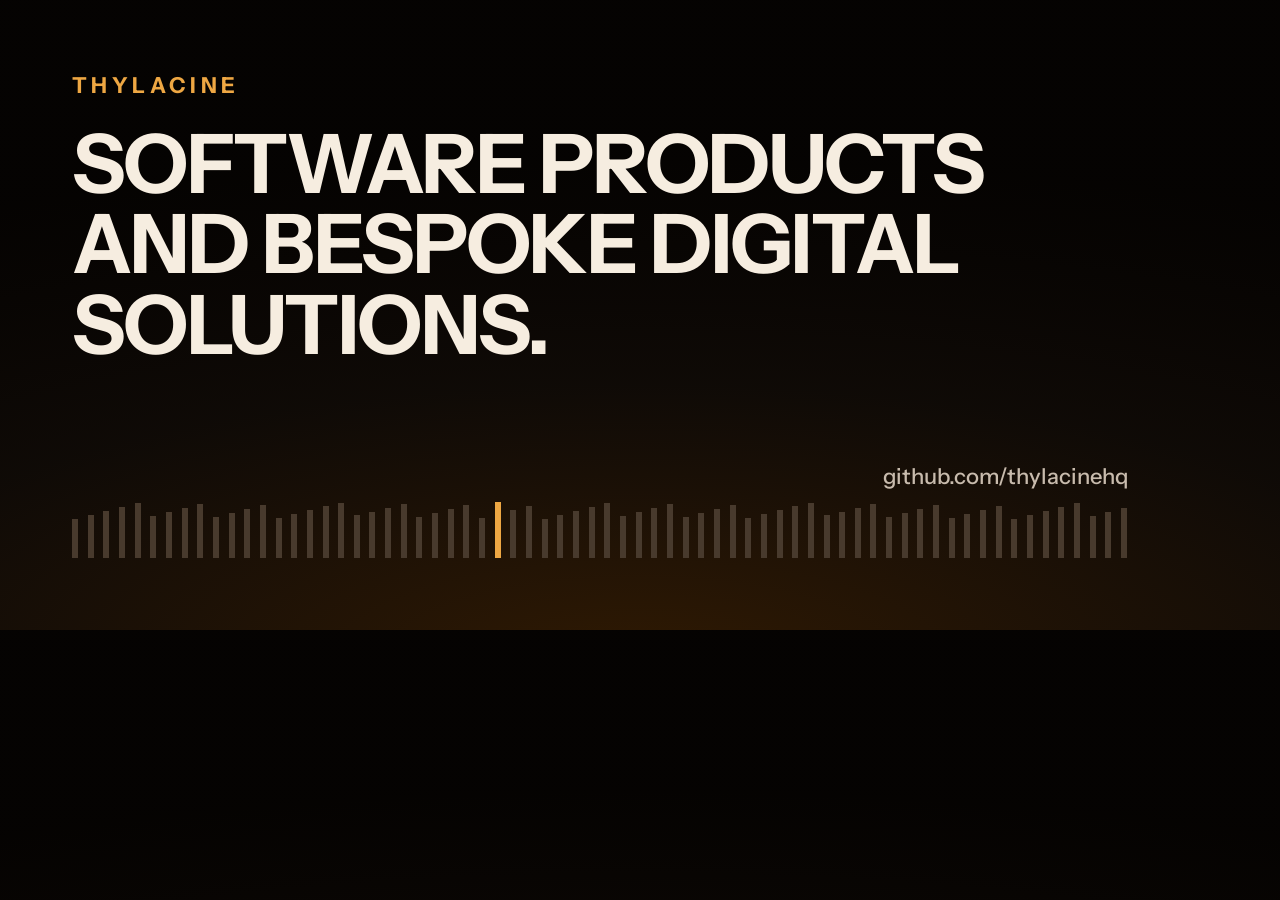
<file: tools/og.html>
<!doctype html>
<html lang="en"><head><meta charset="utf-8"><title>Thylacine OG</title>
<style>
@font-face{font-family:"Instrument Sans";src:url("../fonts/instrument-sans-latin-500-normal.woff2") format("woff2");font-weight:500}
@font-face{font-family:"Instrument Sans";src:url("../fonts/instrument-sans-latin-700-normal.woff2") format("woff2");font-weight:700}
:root{--bg:oklch(0.15 0.012 65);--bg-deep:oklch(0.10 0.01 65);--text:oklch(0.95 0.02 78);--dim:oklch(0.80 0.025 70);--accent:oklch(0.78 0.14 72);--stripe:oklch(0.36 0.03 65)}
*{box-sizing:border-box;margin:0}
body{width:1200px;height:630px;overflow:hidden;background:radial-gradient(120% 80% at 50% 105%,oklch(0.24 0.05 65),var(--bg) 55%,var(--bg-deep));font-family:"Instrument Sans",sans-serif;color:var(--text);position:relative}
.eyebrow{position:absolute;left:72px;top:72px;font-weight:700;font-size:22px;letter-spacing:.2em;text-transform:uppercase;color:var(--accent)}
h1{position:absolute;left:72px;top:124px;width:1000px;font-weight:700;font-size:82px;line-height:.98;letter-spacing:-.02em;text-transform:uppercase}
.bars{position:absolute;left:72px;right:72px;bottom:72px;height:56px;display:flex;justify-content:space-between;align-items:flex-end}
.bars i{display:block;width:6px;background:var(--stripe)}
.bars i.hi{background:var(--accent)}
.url{position:absolute;right:72px;bottom:140px;font-weight:500;font-size:22px;color:var(--dim)}
</style></head><body>
<div class="eyebrow">Thylacine</div>
<h1>Software products and bespoke digital solutions.</h1>
<div class="url">github.com/thylacinehq</div>
<div class="bars" id="b"></div>
<script>const b=document.getElementById('b');for(let i=0;i<68;i++){const e=document.createElement('i');if(i===27)e.className='hi';e.style.height=(i===27?100:70+((i*37)%30))+'%';b.appendChild(e)}</script>
</body></html>
</file>
<file: style.css>
@font-face {
  font-family: "Instrument Serif";
  src: url("fonts/instrument-serif-latin-400-normal.woff2") format("woff2");
  font-weight: 400;
  font-display: swap;
}
@font-face {
  font-family: "Instrument Sans";
  src: url("fonts/instrument-sans-latin-400-normal.woff2") format("woff2");
  font-weight: 400;
  font-display: swap;
}
@font-face {
  font-family: "Instrument Sans";
  src: url("fonts/instrument-sans-latin-500-normal.woff2") format("woff2");
  font-weight: 500;
  font-display: swap;
}
@font-face {
  font-family: "Instrument Sans";
  src: url("fonts/instrument-sans-latin-700-normal.woff2") format("woff2");
  font-weight: 700;
  font-display: swap;
}

:root {
  color-scheme: dark;

  --bg: oklch(0.15 0.012 65);
  --bg-deep: oklch(0.10 0.01 65);
  --bg-deep-clear: oklch(0.10 0.01 65 / 0);
  --stripe: oklch(0.27 0.02 65);
  --stripe-hi: oklch(0.36 0.03 65);
  --rule: oklch(0.30 0.015 65);
  --text: oklch(0.95 0.02 78);
  --text-dim: oklch(0.80 0.025 70);
  --accent: oklch(0.78 0.14 72);
  --glow: oklch(0.62 0.12 72 / 0.35);
  --glow-rim: oklch(0.80 0.10 72 / 0.55);

  /* The world drawn on the canvas. Alpha is applied by the script. */
  --sky: oklch(0.30 0.06 62);
  --body: oklch(0.13 0.012 65);
  --stripe-lit: oklch(0.62 0.07 68);
  --fur: oklch(0.58 0.06 68);
  --fur-hi: oklch(0.74 0.07 74);
  --band: oklch(0.22 0.02 55);
  --fur-light: oklch(0.80 0.06 78);
  --fur-shade: oklch(0.40 0.08 55);
  --belly: oklch(0.84 0.05 82);
  --mouth: oklch(0.24 0.06 28);
  --tongue: oklch(0.46 0.09 22);
  --tooth: oklch(0.92 0.025 85);
  --eye: oklch(0.14 0.015 55);
  --scene-top: clamp(6.5rem, 4rem + 9vh, 10rem);
  --step-film: clamp(2.4rem, 0.9rem + 5.6vw, 7rem);

  --serif: "Instrument Serif", "Iowan Old Style", Georgia, serif;
  --sans: "Instrument Sans", "Segoe UI", system-ui, sans-serif;

  --gutter: clamp(1.25rem, 5vw, 4rem);
  --space-section: clamp(3rem, 7vw, 6rem);

  --step-0: clamp(1rem, 0.95rem + 0.25vw, 1.125rem);
  --step-1: clamp(1.25rem, 1.1rem + 0.7vw, 1.625rem);
  --step-2: clamp(1.75rem, 1.4rem + 1.6vw, 2.75rem);
  --step-hero: clamp(2.5rem, 0.9rem + 6.6vw, 7.5rem);

}

*, *::before, *::after { box-sizing: border-box; }

html { -webkit-text-size-adjust: 100%; scroll-behavior: smooth; }

body {
  margin: 0;
  background: var(--bg);
  color: var(--text);
  font-family: var(--sans);
  font-size: var(--step-0);
  line-height: 1.6;
  -webkit-font-smoothing: antialiased;
}

h1, h2, h3, p, ul { margin: 0; padding: 0; }
ul { list-style: none; }

a {
  color: var(--accent);
  text-decoration-thickness: 1px;
  text-underline-offset: 0.25em;
}
a:hover { text-decoration-thickness: 2px; }
a:focus-visible {
  outline: 2px solid var(--accent);
  outline-offset: 4px;
  border-radius: 2px;
}

/* Hero */

.hero {
  position: relative;
  isolation: isolate;
  overflow: hidden;
  min-height: max(100svh, 40rem);
  display: grid;
  grid-template-rows: auto auto 1fr;
  padding-inline: var(--gutter);
  background: var(--bg-deep);
}

.top {
  position: relative;
  z-index: 3;
  display: flex;
  align-items: center;
  justify-content: space-between;
  gap: 1.5rem;
  padding-block: 1.5rem;
}
.brand { display: block; line-height: 0; }
.brand svg { width: 2.75rem; height: 2.75rem; }
.m-dim { fill: var(--stripe-lit); }
.m-lit { fill: var(--accent); }
.top nav { display: none; gap: 2.5rem; }
.top nav a {
  color: var(--text-dim);
  text-decoration: none;
  font-weight: 500;
}
.top nav a:hover { color: var(--text); }
.btn {
  color: var(--text);
  text-decoration: none;
  font-weight: 500;
  padding: 0.75rem 1.5rem;
  border: 1px solid var(--rule);
}
.btn:hover { border-color: var(--accent); color: var(--accent); }

.copy {
  position: relative;
  z-index: 3;
  padding-block: clamp(2rem, 8vh, 6rem) 2.5rem;
}
.eyebrow {
  margin-bottom: 1rem;
  color: var(--accent);
  font-weight: 700;
  font-size: var(--step-0);
  letter-spacing: 0.08em;
  text-transform: uppercase;
}
h1 {
  max-width: 13ch;
  font-family: var(--sans);
  font-weight: 700;
  font-size: var(--step-hero);
  line-height: 0.98;
  letter-spacing: -0.03em;
  text-transform: uppercase;
}

/* The animal, drawn by its stripes. Static here (generated by tools/thylacine.mjs); the script animates it on canvas. */

.back {
  position: relative;
  z-index: 1;
  display: block;
  align-self: end;
  width: min(100%, 52rem);
  height: auto;
  margin: 1rem 0 clamp(6rem, 12vw, 8rem) auto;
  pointer-events: none;
}
.t-shade { fill: var(--fur-shade); }
.t-light { fill: var(--fur-light); }
.t-band { fill: var(--band); }
.t-mouth { fill: var(--mouth); }
.t-tooth { fill: var(--tooth); }
.t-eye { fill: var(--eye); }
.t-line { stroke: var(--band); }
.t-s-clear { stop-color: var(--belly); stop-opacity: 0; }
.t-s-belly { stop-color: var(--belly); }
.t-amber { fill: var(--accent); }
.t-ground { stroke: var(--glow-rim); stroke-width: 0.4; }

.cta {
  position: absolute;
  z-index: 3;
  right: var(--gutter);
  bottom: clamp(1.5rem, 4vw, 3rem);
  display: flex;
  align-items: center;
  gap: 1rem;
  color: var(--text);
  text-decoration: none;
  font-weight: 700;
  letter-spacing: 0.08em;
  text-transform: uppercase;
}
.cta svg {
  box-sizing: content-box;
  padding: 1.1rem;
  background: var(--accent);
  color: var(--bg-deep);
}
.cta:hover svg { background: var(--text); }
.cta:focus-visible { outline-offset: 6px; }

/* Sections */

main { padding-inline: var(--gutter); }

section {
  display: grid;
  gap: 1.5rem;
  padding-block: var(--space-section);
  border-top: 1px solid var(--rule);
}
section:first-child { border-top: 0; }
h2 {
  font-family: var(--serif);
  font-weight: 400;
  font-size: var(--step-2);
  line-height: 1.1;
  letter-spacing: -0.01em;
}
h3 {
  font-weight: 700;
  font-size: var(--step-1);
  line-height: 1.25;
  letter-spacing: -0.01em;
}

.row {
  display: grid;
  gap: 0.75rem;
  padding-block: clamp(1.5rem, 3vw, 2.25rem);
  border-top: 1px solid var(--rule);
}
.row:first-child { border-top: 0; padding-top: 0; }
.row:last-child { padding-bottom: 0; }

.row li, .plain li, .empty {
  font-size: var(--step-1);
  line-height: 1.4;
}
.row li, .empty { color: var(--text-dim); }
.plain { display: grid; gap: 0.5rem; }
.plain a { overflow-wrap: anywhere; }

footer {
  margin-inline: var(--gutter);
  padding-block: 2rem 2.5rem;
  border-top: 1px solid var(--rule);
  color: var(--text-dim);
  font-size: 0.875rem;
  letter-spacing: 0.04em;
}

@media (min-width: 48rem) {
  .top nav { display: flex; }
  section {
    grid-template-columns: repeat(12, minmax(0, 1fr));
    column-gap: 2rem;
  }
  section h2 { grid-column: 1 / 5; }
  section .body { grid-column: 5 / 13; max-width: 44rem; }
}

/* Film mode: the script pins the stage, draws the stripes and the animal on a canvas and scrubs it with scroll */

.film-on .film { height: calc(115svh * (var(--n, 5) - 1) + 100svh); position: relative; }
.film-on .stage {
  position: sticky;
  top: 0;
  height: 100svh;
  min-height: 0;
  padding-inline: 0;
  display: block;
}
.film-on .back { display: none; }
/* The film is the whole page: no strip after it, one background to the last pixel. */
.film-on body { background: var(--bg-deep); }
.film-on footer { display: none; }

.world {
  position: absolute;
  inset: 0;
  z-index: 0;
  width: 100%;
  height: 100%;
}
.scrim {
  position: absolute;
  inset: auto 0 0;
  z-index: 2;
  /* Starts at the ground line the script draws (H minus clamp(15vh, 96px, 150px)), so it darkens the rail
     and CTA without dimming the animal's legs. */
  height: clamp(96px, 15vh, 150px);
  background: linear-gradient(to top, var(--bg-deep) 35%, var(--bg-deep-clear));
  pointer-events: none;
}
.grain {
  position: absolute;
  inset: 0;
  z-index: 1;
  opacity: 0.035;
  mix-blend-mode: overlay;
  pointer-events: none;
}

.film-on .top {
  position: absolute;
  inset: 0 0 auto;
  z-index: 5;
  padding-inline: var(--gutter);
}
.film-on .cta { z-index: 5; }

.film-on main {
  position: absolute;
  inset: 0;
  z-index: 3;
  padding: 0;
  pointer-events: none;
}
.film-on .scene {
  position: absolute;
  inset: 0;
  z-index: 3;
  display: block;
  padding: var(--scene-top) var(--gutter) 0;
  border-top: 0;
  visibility: hidden;
  pointer-events: none;
}
.film-on .copy.scene { align-self: normal; }
.film-on .scene > *,
.film-on .scene .body > * { pointer-events: auto; }
.film-on .copy,
.film-on .scene .body,
.film-on .scene .row {
  transform-origin: 0 0;
  will-change: transform, opacity, filter;
}
.film-on .w,
.film-on .scene li,
.film-on .eyebrow { display: inline-block; will-change: transform; }
.film-on .scene li { display: block; }

.film-on h1 {
  max-width: 15ch;
  font-size: var(--step-film);
  line-height: 0.95;
}

.film-on section h2 {
  margin-bottom: 1rem;
  font-family: var(--sans);
  font-weight: 700;
  font-size: var(--step-0);
  letter-spacing: 0.08em;
  text-transform: uppercase;
  color: var(--accent);
}
.film-on section .body { display: grid; max-width: none; }
.film-on #scene-build .body > .row {
  grid-area: 1 / 1;
  padding: 0;
  border: 0;
  gap: clamp(1rem, 2.5vw, 2rem);
  align-content: start;
}
.film-on h3 {
  max-width: 14ch;
  font-size: var(--step-film);
  line-height: 0.95;
  letter-spacing: -0.03em;
  text-transform: uppercase;
}
.film-on .row ul { display: grid; gap: 0.25rem; }
.film-on .row li {
  color: var(--text-dim);
  font-size: var(--step-1);
  line-height: 1.3;
}
.film-on .empty {
  color: var(--text);
  font-weight: 700;
  font-size: var(--step-film);
  line-height: 0.95;
  letter-spacing: -0.03em;
  text-transform: uppercase;
  max-width: 10ch;
}
.film-on .plain { gap: 0.35rem; }
.film-on .plain li {
  font-weight: 700;
  font-size: clamp(1.3rem, 0.55rem + 3.4vw, 3.5rem);
  line-height: 1.1;
  letter-spacing: -0.02em;
}
.film-on .plain a { text-decoration-thickness: 2px; text-underline-offset: 0.18em; }

.rail {
  position: absolute;
  z-index: 5;
  left: var(--gutter);
  bottom: clamp(1.5rem, 4vw, 3rem);
  display: flex;
  gap: 0.375rem;
}
.rail button {
  all: unset;
  box-sizing: border-box;
  display: grid;
  gap: 0.5rem;
  width: clamp(1.75rem, 7vw, 7.5rem);
  min-width: 0;
  padding-block: 0.75rem;
  margin-block: -0.75rem;
  cursor: pointer;
  color: var(--text-dim);
  font-size: 0.75rem;
  font-weight: 700;
  letter-spacing: 0.08em;
  text-transform: uppercase;
}
.rail button[aria-current] { color: var(--text); }
.rail button:focus-visible { outline: 2px solid var(--accent); outline-offset: 4px; }
.rail .lab { display: none; }
.rail .bar { display: block; height: 3px; background: var(--rule); }
.rail .fill {
  display: block;
  height: 100%;
  background: var(--accent);
  transform: scaleX(0);
  transform-origin: left;
}

@media (min-width: 48rem) {
  .rail button { width: clamp(5.25rem, 8vw, 7.5rem); }
  .rail .lab { display: block; white-space: nowrap; }
}

@media (prefers-reduced-motion: reduce) {
  html { scroll-behavior: auto; }
}
</file>
